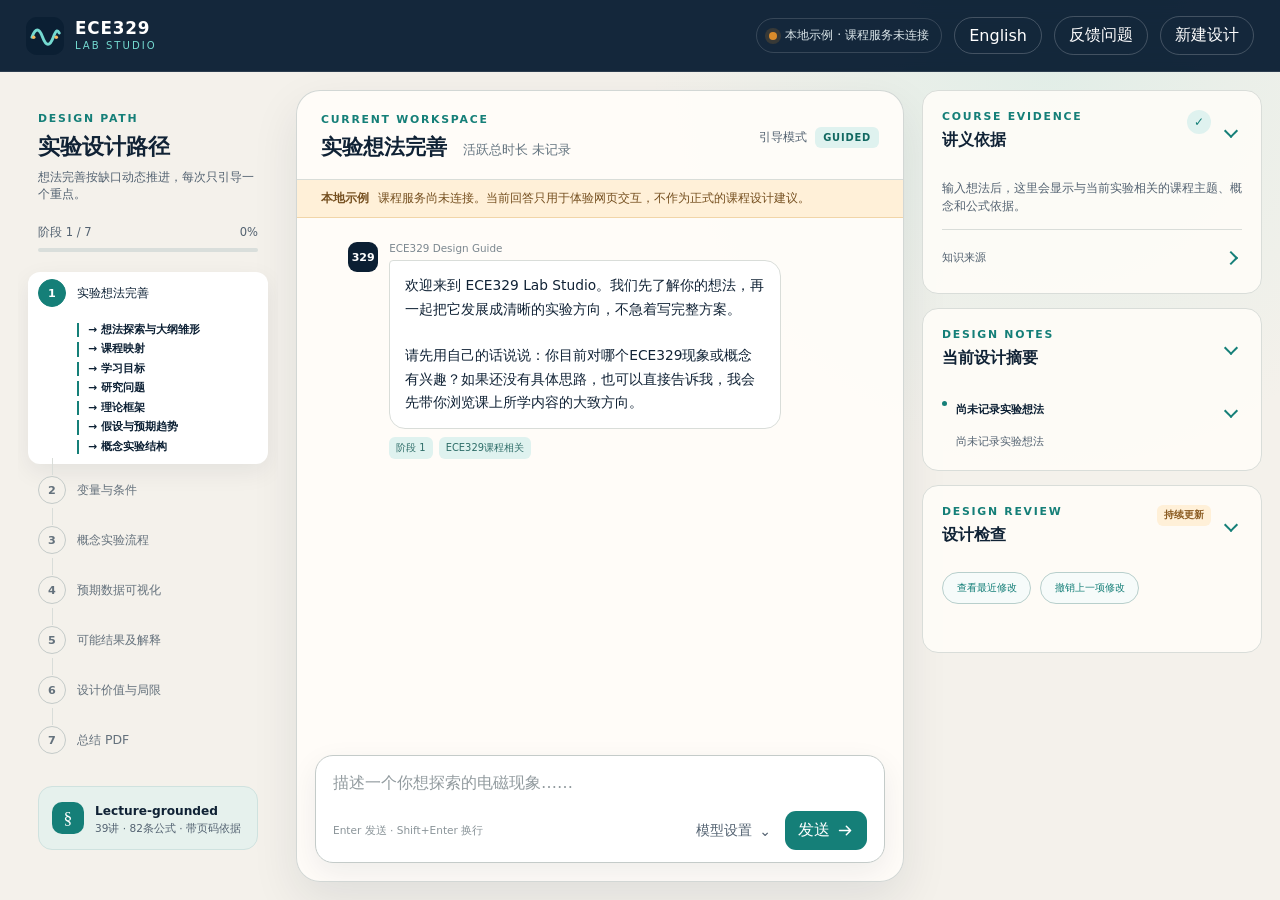
<file: docs/index.html>
<!doctype html>
<html lang="zh-CN">
  <head>
    <meta charset="utf-8">
    <meta name="viewport" content="width=device-width, initial-scale=1">
    <meta name="description" content="基于 ECE 329 lecture notes 的实验设计引导工作台。">
    <meta name="theme-color" content="#0b1f33">
    <meta name="referrer" content="no-referrer">
    <meta http-equiv="Content-Security-Policy" content="default-src 'self'; script-src 'self'; style-src 'self'; img-src 'self' data:; connect-src https: http://127.0.0.1:8080 http://localhost:8080; object-src 'none'; base-uri 'self'; form-action 'self'">
    <title>ECE329 Lab Studio</title>
    <link rel="icon" href="assets/icon.svg" type="image/svg+xml">
    <link rel="manifest" href="site.webmanifest">
    <link rel="stylesheet" href="assets/styles.css?v=20260921-english-display">
    <link rel="stylesheet" href="assets/feedback.css?v=20260921-diagnostics">
  </head>
  <body>
    <a class="skip-link" href="#chatInput">跳到消息输入框</a>

    <header class="topbar">
      <a class="brand" href="./" aria-label="ECE329 Lab Studio 首页">
        <img src="assets/icon.svg" alt="" width="36" height="36">
        <span>
          <strong>ECE329</strong>
          <small>LAB STUDIO</small>
        </span>
      </a>

      <div class="topbar-actions">
        <div id="connectionBadge" class="connection-badge" role="status">
          <span class="status-dot" aria-hidden="true"></span>
          <span>检查连接中</span>
        </div>
        <button id="languageToggle" class="ghost-button language-toggle" type="button" aria-label="Switch to English" data-i18n-ignore>English</button>
        <button id="translationRetry" class="ghost-button" type="button" hidden>Retry translation</button>
        <button id="feedbackButton" class="ghost-button" type="button">反馈问题</button>
        <button id="resetButton" class="ghost-button" type="button">新建设计</button>
      </div>
    </header>

    <main class="app-shell" data-i18n-english-only>
      <aside class="stage-sidebar" aria-label="设计阶段">
        <div class="sidebar-heading">
          <p class="eyebrow">DESIGN PATH</p>
          <h1>实验设计路径</h1>
          <p>想法完善按缺口动态推进，每次只引导一个重点。</p>
        </div>

        <div class="progress-summary" aria-live="polite">
          <span id="stageCounter">阶段 1 / 7</span>
          <span id="progressPercent">0%</span>
        </div>
        <div class="progress-track" aria-hidden="true">
          <span id="progressBar"></span>
        </div>

        <ol id="stageList" class="stage-list"></ol>

        <div class="source-mini-card">
          <span class="source-icon" aria-hidden="true">§</span>
          <div>
            <strong>Lecture-grounded</strong>
            <p>39讲 · 82条公式 · 带页码依据</p>
          </div>
        </div>
      </aside>

      <section class="conversation-panel" aria-label="与实验设计助手对话">
        <div class="conversation-header">
          <div>
            <p class="eyebrow">CURRENT WORKSPACE</p>
            <div class="workspace-title-row"><h2 id="currentStageTitle">实验想法完善 · 想法探索与大纲雏形</h2><span id="designActiveTime" class="usage-time" data-i18n-ignore></span></div>
          </div>
          <div class="mode-selector" aria-label="工作流模式">
            <span id="modeLabel">引导模式</span>
            <span class="mode-code" id="modeCode">GUIDED</span>
          </div>
        </div>

        <div id="offlineNotice" class="offline-notice" hidden>
          <strong>本地示例</strong>
          <span>课程服务尚未连接。当前回答只用于体验网页交互，不作为正式的课程设计建议。</span>
        </div>

        <div id="messageList" class="message-list" aria-live="polite" aria-label="对话记录"></div>

        <div id="quickActions" class="quick-actions" aria-label="快捷操作"></div>

        <form id="chatForm" class="composer">
          <div id="modelPopover" class="model-popover" popover="auto" role="dialog" aria-labelledby="modelPopoverTitle">
          <div class="model-popover-heading"><strong id="modelPopoverTitle">模型设置</strong><button id="closeModelPopover" type="button" aria-label="关闭模型设置">×</button></div>
          <div class="strategy-control">
            <label for="modelStrategy">模型策略</label>
            <select id="modelStrategy" disabled>
              <option value="recommended">Recommended</option><option value="fast">Fast</option>
              <option value="quality">High Quality</option><option value="custom">Custom</option>
            </select>
            <div class="strategy-options">
              <label><input id="experienceEnabled" type="checkbox" checked> 使用已审阅经验</label>
              <label><input id="adaptiveRoutingEnabled" type="checkbox"> 失败时有限升级模型</label>
            </div>
            <div class="strategy-actions">
              <button id="saveModelStrategy" type="button" class="ghost-button">保存策略</button>
              <button id="exportTelemetry" type="button" class="ghost-button">导出评测记录</button>
            </div>
            <small id="strategyStatus" role="status">默认按阶段选择模型；本地校验始终启用。</small>
            <details id="stageRoutingDetails" hidden><summary>分阶段设置</summary>
              <label for="defaultModelProfile">默认能力</label><select id="defaultModelProfile"></select>
              <button id="clearModelOverride" type="button" class="ghost-button">使用能力路由</button>
              <div id="stageRoutingRows" class="stage-routing-rows"></div>
            </details>
          </div>
          <div class="model-control">
            <label for="modelSelect">回复模型</label>
            <select id="modelSelect" aria-describedby="modelHelp" disabled><option value="">正在加载模型…</option></select>
            <button id="refreshModels" class="model-refresh" type="button">刷新列表</button>
            <small id="modelHelp">切换后从下一条消息生效。</small>
            <label for="reasoningSelect">思考强度</label>
            <select id="reasoningSelect" disabled aria-describedby="modelBudgetHelp"><option value="">跟随模型策略</option></select>
            <small id="modelBudgetHelp" aria-live="polite"></small>
          </div>
          </div>
          <label class="sr-only" for="chatInput">输入你的实验设计想法</label>
          <textarea
            id="chatInput"
            rows="1"
            maxlength="2000"
            placeholder="描述一个你想探索的电磁现象……"
            required
          ></textarea>
          <div class="composer-footer">
            <span id="inputHint">Enter 发送 · Shift+Enter 换行</span>
            <button id="currentModelButton" class="current-model-button" type="button" popovertarget="modelPopover" aria-haspopup="dialog" aria-expanded="false"><span id="currentModelName">模型设置</span><span aria-hidden="true">⌄</span></button>
            <button id="sendButton" class="send-button" type="submit">
              <span>发送</span>
              <svg viewBox="0 0 20 20" aria-hidden="true">
                <path d="M3 10h13M11 5l5 5-5 5" fill="none" stroke="currentColor" stroke-width="1.8" stroke-linecap="round" stroke-linejoin="round"/>
              </svg>
            </button>
          </div>
        </form>
      </section>

      <aside class="insight-panel" aria-label="设计依据与可视化">
        <section class="insight-card source-card">
          <div class="card-heading">
            <div>
              <p class="eyebrow">COURSE EVIDENCE</p>
              <h2>讲义依据</h2>
            </div>
            <span class="verified-mark" title="来源已固定">✓</span>
          </div>
          <div id="evidenceContent" class="evidence-content">
            <p class="empty-copy">输入想法后，这里会显示匹配的讲次、概念和公式页码。</p>
          </div>
          <details class="source-details">
            <summary>知识来源</summary>
            <dl>
              <div><dt>资料</dt><dd>ECE 329 Lecture Notes</dd></div>
              <div><dt>作者</dt><dd>Erhan Kudeki</dd></div>
              <div><dt>范围</dt><dd>324页 / 39讲</dd></div>
            </dl>
          </details>
        </section>

        <section id="unityLayoutCard" class="insight-card unity-layout-card" hidden>
          <div class="card-heading">
            <div><p class="eyebrow">UNITY LAYOUT</p><h2>Unity 位置示意图</h2></div>
          </div>
          <p class="unity-disclaimer">方法示意，非实际仿真；位置与尺寸不按比例</p>
          <div data-unity-summary class="unity-summary" aria-label="已经明确的实验内容"></div>
          <div data-unity-drawing class="unity-drawing" aria-label="Unity 组件相对位置俯视图"></div>
          <div data-unity-questions class="unity-questions"></div>
        </section>

        <section class="insight-card design-notes-card">
          <div class="card-heading">
            <div>
              <p class="eyebrow">DESIGN NOTES</p>
              <h2>当前设计摘要</h2>
            </div>
          </div>
          <ul id="designNotes" class="design-notes">
            <li>尚未记录实验想法</li>
          </ul>
        </section>

        <section id="qualityReviewCard" class="insight-card quality-review-card" hidden>
          <div class="card-heading">
            <div>
              <p class="eyebrow">DESIGN REVIEW</p>
              <h2>设计检查</h2>
            </div>
            <span id="qualityReviewStatus" class="data-label">持续更新</span>
          </div>
          <div id="qualityCausalChain" class="quality-review-block"></div>
          <div id="qualityFeasibility" class="quality-review-block"></div>
          <ul id="qualityIssueList" class="quality-issue-list"></ul>
          <details id="qualityBoundaryCases" class="quality-traceability" hidden>
            <summary>边界情形</summary>
            <div id="qualityBoundaryCasesContent"></div>
          </details>
          <details id="qualityOptionComparison" class="quality-traceability" hidden>
            <summary>方案比较</summary>
            <div id="qualityOptionComparisonContent"></div>
          </details>
          <details id="qualityTraceability" class="quality-traceability" hidden>
            <summary>已写入设计的内容</summary>
            <div id="qualityTraceabilityContent"></div>
          </details>
          <div class="version-toolbar">
            <button id="viewVersionsButton" type="button">查看最近修改</button>
            <button id="undoVersionButton" type="button">撤销上一项修改</button>
          </div>
          <div id="versionResults" class="version-results"></div>
          <div class="report-language-buttons">
            <button id="downloadGuidedSummaryButton" class="report-download-button" type="button" hidden>下载总结（中文版 PDF）</button>
            <button id="downloadGuidedSummaryEnglishButton" class="report-download-button" type="button" hidden>下载总结（英文版 PDF）</button>
          </div>
        </section>

        <section id="taskReportCard" class="insight-card task-report-card" hidden>
          <div class="card-heading">
            <div>
              <p class="eyebrow">EMVR TASK REPORT</p>
              <h2>任务报告</h2>
            </div>
            <span id="taskReportStatus" class="data-label">整理中</span>
          </div>
          <p id="taskReportIdea" class="task-report-idea"></p>
          <div id="taskReportSections" class="task-report-sections"></div>
          <div class="report-language-buttons">
            <button id="downloadReportButton" class="report-download-button" type="button" hidden>下载学生版设计报告（中文版 PDF）</button>
            <button id="downloadReportEnglishButton" class="report-download-button" type="button" hidden>下载学生版设计报告（英文版 PDF）</button>
          </div>
          <div class="report-language-buttons">
            <button id="downloadBuilderInputButton" class="report-download-button" type="button" hidden>下载Builder Gate 1 输入报告（中文版 PDF）</button>
            <button id="downloadBuilderInputEnglishButton" class="report-download-button" type="button" hidden>下载Builder Gate 1 输入报告（英文版 PDF）</button>
          </div>
        </section>
      </aside>
    </main>

    <dialog id="summaryFeedbackGate" class="feedback-dialog" aria-labelledby="summaryFeedbackTitle">
      <h2 id="summaryFeedbackTitle">下载前，请反馈本次设计体验</h2>
      <p>提交 Final review 是打开和下载总结 PDF 的前提。请评价本次设计工作流；如涉及某段对话的问题，请上传问题对话及前后文截图。反馈成功保存后即可下载，无需等待经验分析完成。</p>
      <div class="experience-actions"><button id="summaryFeedbackGo" class="ghost-button" type="button">前往反馈问题</button><button id="summaryFeedbackCancel" class="ghost-button" type="button">取消</button></div>
    </dialog>
    <dialog id="feedbackDialog" class="feedback-dialog" aria-labelledby="feedbackTitle">
      <div class="feedback-heading"><h2 id="feedbackTitle">反馈问题</h2><button id="feedbackClose" type="button" class="ghost-button">关闭</button></div>
      <p>提交后会保存反馈和当前设计的相关记录，由后台助手分析。可复用的经验经维护者审阅后，用于改进后续对话。提交反馈不会推进设计阶段。</p>
      <form id="feedbackForm" class="feedback-form">
        <label for="feedbackCategory">问题类型</label>
        <select id="feedbackCategory">
          <option value="answered_pending">重复询问已回答的问题</option>
          <option value="cross_stage_edit">跨阶段修改没有生效</option>
          <option value="meta_question">没有回应流程或状态问题</option>
          <option value="missed_requests">漏答或漏做了请求</option>
          <option value="artifact_mismatch">对话、设计或 PDF 不一致</option>
          <option value="final_review">Final review（整体体验反馈）</option>
          <option value="other" selected>其他问题</option>
        </select>
        <label for="feedbackMessage">发生了什么？你期待怎样的结果？</label>
        <label for="feedbackScope">建议适用范围（均须审阅后启用）</label>
        <select id="feedbackScope"><option value="session">本次设计</option><option value="project">本课程项目</option><option value="global" selected>通用经验候选</option></select>
        <p id="feedbackTarget"></p>
        <textarea id="feedbackMessage" rows="5" maxlength="4000" required placeholder="例如：间距已经确认过了，但助手又重复询问。"></textarea>
        <section id="feedbackImages" hidden>
          <label><input id="feedbackHasProblem" type="checkbox">反馈涉及具体对话问题（请上传问题及前后文截图）</label>
          <p>支持 JPG、PNG、WebP、GIF、BMP 等图片。每类一张，系统会压缩后提交；图片将随反馈保存供审阅。</p>
          <label for="feedbackImageProblem">问题对话截图</label><input id="feedbackImageProblem" type="file" accept="image/jpeg,image/png,image/webp,image/gif,image/bmp,image/tiff">
          <label for="feedbackImageBefore">前文截图</label><input id="feedbackImageBefore" type="file" accept="image/jpeg,image/png,image/webp,image/gif,image/bmp,image/tiff">
          <label for="feedbackImageAfter">后文截图</label><input id="feedbackImageAfter" type="file" accept="image/jpeg,image/png,image/webp,image/gif,image/bmp,image/tiff">
          <div id="feedbackImagePreviews"></div><p id="feedbackImageStatus" role="status"></p>
        </section>
        <button id="feedbackSubmit" class="send-button" type="submit">提交反馈</button>
      </form>
      <p id="feedbackStatus" role="status" aria-live="polite"></p>
      <div class="feedback-heading"><h3>本设计的反馈记录</h3><div class="feedback-history-actions"><button id="feedbackRefresh" type="button" class="ghost-button">刷新状态</button><button id="feedbackSwitch" type="button" class="ghost-button" aria-expanded="false" aria-controls="feedbackSwitchPanel">更换分析 API</button></div></div>
      <section id="feedbackSwitchPanel" class="feedback-switch-panel" hidden>
        <p>选择一条分析失败的反馈，使用所选 API 重试。仅重试这条记录，不更改对话模型，仍计入十次总额度。</p>
        <label for="feedbackRetryTicket">需要重试的反馈</label>
        <select id="feedbackRetryTicket"></select>
        <label for="feedbackRetryModel">分析 API 与模型</label>
        <select id="feedbackRetryModel"></select>
        <p id="feedbackSwitchHint" role="status"></p>
        <button id="feedbackSwitchRun" type="button" class="ghost-button" disabled>使用所选 API 重试</button>
      </section>
      <ul id="feedbackHistory" class="feedback-history"></ul>
      <a href="feedback-review.html" target="_blank" rel="noopener">维护者审阅入口</a>
    </dialog>
    <div id="toast" class="toast" role="status" aria-live="polite" hidden></div>

    <noscript>
      <div class="noscript-message">这个网页需要启用 JavaScript 才能运行对话和可视化。</div>
    </noscript>

    <script src="assets/config.js?v=20260824-unified-semantics"></script>
    <script src="assets/i18n-catalog.js?v=20261106-harness-lifecycle"></script>
    <script src="assets/i18n.js?v=20260921-bilingual-review"></script>
    <script src="assets/usage-ui.js?v=20260922-token-usage"></script>
    <script src="assets/unity-layout.js?v=20260919-layout-review"></script>
    <script src="assets/insight-folds.js?v=20260919-fold-review"></script>
    <script src="assets/app.js?v=20260921-translation-review"></script>
    <script src="assets/model-strategy.js?v=20260912-effort-budget"></script>
    <script src="assets/model-popover.js?v=20260912-effort-budget"></script>
    <script src="assets/feedback-diagnostics.js?v=20260921-check-budget"></script>
  <script src="assets/feedback-client.js?v=20260920-final-review"></script>
    <script src="assets/feedback-images.js?v=20260920-final-review"></script>
    <script src="assets/feedback-ui.js?v=20260921-diagnostics"></script>
  </body>
</html>
</file>
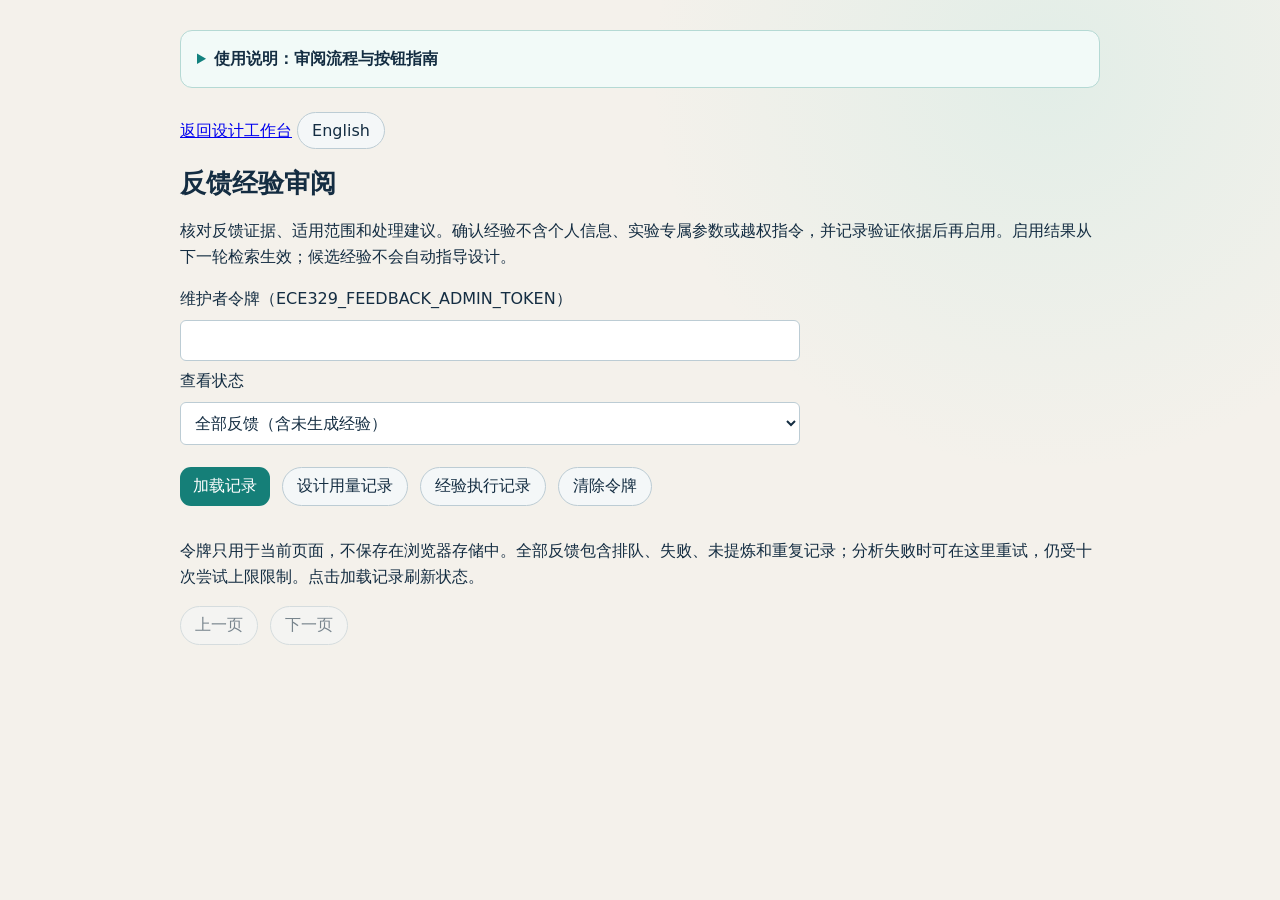
<file: docs/feedback-review.html>
<!doctype html>
<html lang="zh-CN">
<head>
  <meta charset="utf-8">
  <meta name="viewport" content="width=device-width, initial-scale=1">
  <meta name="referrer" content="no-referrer">
  <meta http-equiv="Content-Security-Policy" content="default-src 'self'; script-src 'self'; style-src 'self'; img-src 'self' data:; connect-src https: http://127.0.0.1:8080 http://localhost:8080; object-src 'none'; base-uri 'self'; form-action 'self'">
  <title>反馈经验审阅 · ECE329</title>
  <link rel="stylesheet" href="assets/styles.css?v=20260921-english-display">
  <link rel="stylesheet" href="assets/feedback.css?v=20260924-review-help">
</head>
<body>
  <main class="feedback-review">
    <details class="review-help">
      <summary>使用说明：审阅流程与按钮指南</summary>
      <div class="review-help-content">
        <p>本指南适用于 Guided 和 EMVR 的反馈与经验。点击本标题展开或收起；各证据区域可独立展开。</p>
        <h2>建议审阅流程</h2>
        <ol>
          <li>输入维护者令牌，选择“全部反馈”或经验状态，点击“加载记录”。先查看原始反馈、问题前后对话和当时的流程状态。</li>
          <li>区分原对话事实、Agent 分析和反馈提交后的提炼诊断；缺失或未验证的信息不能当作确定结论。</li>
          <li>核对经验的适用范围、模式、阶段、触发条件和例外，填写人工审阅意见；需要修改时同步编辑经验 JSON，或生成修订草案后核对差异。</li>
          <li>建议类经验提供指导；可执行规则还需核对实际执行条件并完成当前版本的隔离回放。修改规则或范围后重新验证，不能沿用旧结果。</li>
          <li>确认后点击对应的启用按钮；不采用时填写原因并点击“停止经验”。启用从下一轮检索生效，随后用“经验执行记录”核对是否适用、执行及验证通过。</li>
        </ol>
        <h2>页面与证据按钮</h2>
        <dl>
          <dt>加载记录；上一页／下一页</dt>
          <dd>按选定状态加载或刷新列表，或切换记录页。更换筛选条件后需点击“加载记录”。反馈处理状态与经验启用状态是两套独立状态。</dd>
          <dt>设计用量记录；经验执行记录</dt>
          <dd>前者查看各设计的 token、活跃时长及模型信息；后者查看检索、注入、适用判断、动作与验证，并可进入关联规则查看或停止。</dd>
          <dd>报告及 Builder 的 Harness 审查见“设计用量记录”；对话的 Harness 调用与后端校验见“经验执行记录”。部分审查会列出覆盖范围，生成完成不代表检查或审批通过。</dd>
          <dt>查看分析结果与对话证据；查看关联经验</dt>
          <dd>展开反馈证据，或进入该反馈生成的经验。对话与状态说明便于阅读，原始 JSON 用于核对完整可用字段；原对话执行诊断与经验提炼诊断分别查看。</dd>
          <dt>展开／收起；复制 JSON／下载 JSON</dt>
          <dd>独立控制对应详情区域；复制或下载该区域的原始记录。原始 JSON 不随显示语言改变，也不包含尚未保存的人工编辑。</dd>
          <dt>导出经验与上下文（JSON）</dt>
          <dd>待审阅、已启用和已停止经验均可导出；包含已保存的经验、关联反馈、可用上下文和审阅记录，不包含未保存草稿。</dd>
          <dt>重试分析</dt>
          <dd>对允许重试的失败反馈再次提炼经验，可能调用模型；仍受总共十次分析尝试上限限制。重试提炼不代表修复了原对话。</dd>
          <dt>返回设计工作台；English／中文；Retry translation</dt>
          <dd>返回工作台；切换显示语言；在翻译失败时手动重试。显示翻译不会修改原始证据、经验 JSON 或人工填写的内容。</dd>
          <dt>清除令牌</dt>
          <dd>清除当前页面的令牌、记录和审阅草稿。令牌不会保存在浏览器存储中；操作前请处理未保存的修改。</dd>
        </dl>
        <h2>人工审阅与启用</h2>
        <p>三个输入框依次记录原不当内容、人工修改后的正确内容、处理意见。前两项由维护者成对填写，可涉及多个字段；无需修改时两项均留空。处理意见必填，例如“总结没问题，批准加入经验层。”；最终操作以实际点击的按钮为准。</p>
        <p>填写修正意见不会自动改写经验 JSON。请同步修改经验内容，或使用修订草案流程。适用范围控制本次设计、本课程项目或通用经验；modes、stages 等字段仍需与实际用途一致。</p>
        <dl>
          <dt>启用经验；批准修订并启用；重新启用</dt>
          <dd>分别用于待审阅、已启用和已停止记录。提交当前 JSON、范围和审阅意见，通过校验后保存并启用新版本；可执行规则还需满足验证及条件确认要求。</dd>
          <dt>停止经验</dt>
          <dd>填写停止原因后使经验不再参与后续检索，保留内容和历史记录；以后可修改并重新启用。停止不会撤销已发生的设计修改。</dd>
          <dt>已核对新版本，继续使用草稿</dt>
          <dd>记录被其他审阅者更新时，先核对新版本和证据，再确认继续编辑保留的草稿；此按钮本身不批准、不启用。</dd>
        </dl>
        <h2>规则草案、配置与验证按钮</h2>
        <p>Harness 诊断并生成修订草案：读取脱敏证据、生成草案并检查隔离回放；不自动批准，也不代表真实模型语义评测通过。受模型调用、token、时间和版本次数上限限制。</p>
        <dl>
          <dt>根据审阅意见生成修订草案</dt>
          <dd>根据当前经验和三项人工意见调用模型生成草案，展示修改前后差异。核对并编辑草案后再填入 JSON；生成不等于批准，不改变当前生效版本。</dd>
          <dt>从当前 JSON 载入结构化设置；根据结构化设置生成草案</dt>
          <dd>先将 JSON 中的条件载入配置表单，再按调整后的待办类型、重复次数等设置生成草案。未支持的动作或未转换的文字限制不能被忽略，需要代码维护或保留为建议类经验。</dd>
          <dt>将草案填入 JSON；确认用草案替换当前 JSON</dt>
          <dd>前者将核对后的草案放入主编辑器，仍未保存或批准。若与手动修改冲突，先合并，或明确选择后者覆盖当前 JSON；填写后需重新验证。</dd>
          <dt>隔离回放当前 JSON</dt>
          <dd>检查当前规则的执行器行为、正反例及范围覆盖，不修改真实设计。模拟回放通过不代表真实模型识别通过；历史快照不足时会标明无法完整回放。</dd>
          <dt>运行真实模型语义评测及隔离流程回放</dt>
          <dd>明确点击后才调用真实模型，可能产生 API 费用。每个来源版本最多三次，每次最多一个请求、8192 输出 token，不自动重试；执行器、语义及完整流程结果分别查看。</dd>
          <dt>从历史版本生成恢复草案</dt>
          <dd>选择历史版本生成待核对草案，填入 JSON 后重新验证和批准；不会直接恢复生效，也不会撤销已发生的用户设计修改。</dd>
        </dl>
        <p>批准前勾选实际执行条件确认项，核对没有遗漏文字限制。“已批准”“已注入”“模型声称采用”和“程序验证通过”不是同一结果；以各环节的记录为准。</p>
        <h2>草稿与数据保留</h2>
        <p>当前页面内点击“加载记录”、展开收起或切换语言会保留审阅草稿。浏览器刷新、关闭页面、离开本页或清除令牌后不能保证保留，请先完成审阅或自行保存草稿。导出按钮只导出已保存记录。</p>
      </div>
    </details>
    <a href="./">返回设计工作台</a>
    <button id="languageToggle" class="ghost-button" type="button" data-i18n-ignore>English</button>
    <button id="translationRetry" class="ghost-button" type="button" hidden>Retry translation</button>
    <h1>反馈经验审阅</h1>
    <p>核对反馈证据、适用范围和处理建议。确认经验不含个人信息、实验专属参数或越权指令，并记录验证依据后再启用。启用结果从下一轮检索生效；候选经验不会自动指导设计。</p>
    <form id="reviewLogin" class="feedback-form">
      <label for="reviewToken">维护者令牌（ECE329_FEEDBACK_ADMIN_TOKEN）</label>
      <input id="reviewToken" type="password" autocomplete="off" required>
      <label for="reviewFilter">查看状态</label>
      <select id="reviewFilter"><optgroup label="反馈处理状态"><option value="feedback:all">全部反馈（含未生成经验）</option><option value="feedback:queued">等待分析的反馈</option><option value="feedback:running">分析中的反馈</option><option value="feedback:failed">分析失败的反馈</option><option value="feedback:no_learning">未提炼经验的反馈</option><option value="feedback:duplicate">重复经验的反馈</option><option value="feedback:candidate">已生成经验的反馈</option></optgroup><optgroup label="经验状态"><option value="candidate">待审阅</option><option value="active">已启用</option><option value="stopped">已停止</option></optgroup></select>
      <div class="experience-actions"><button type="submit" class="send-button">加载记录</button><button id="reviewUsage" type="button" class="ghost-button">设计用量记录</button><button id="reviewExecutions" type="button" class="ghost-button">经验执行记录</button><button id="reviewLogout" type="button" class="ghost-button">清除令牌</button></div>
    </form>
    <p>令牌只用于当前页面，不保存在浏览器存储中。全部反馈包含排队、失败、未提炼和重复记录；分析失败时可在这里重试，仍受十次尝试上限限制。点击加载记录刷新状态。</p>
    <p id="reviewStatus" role="status" aria-live="polite"></p>
    <section id="reviewCards" aria-label="经验及证据"></section>
    <div class="experience-actions"><button id="reviewPrevious" type="button" class="ghost-button" disabled>上一页</button><button id="reviewNext" type="button" class="ghost-button" disabled>下一页</button></div>
  </main>
  <script src="assets/config.js?v=20260824-unified-semantics"></script>
  <script src="assets/i18n-catalog.js?v=20261106-harness-lifecycle"></script>
  <script src="assets/i18n.js?v=20260921-bilingual-review"></script>
  <script src="assets/usage-ui.js?v=20261106-harness-audit"></script>
  <script src="assets/feedback-diagnostics.js?v=20260921-check-budget"></script>
  <script src="assets/review-evidence.js?v=20260922-dialogue-execution"></script>
  <script src="assets/experience-authoring.js?v=20261106-harness-audit"></script>
  <script src="assets/feedback-review.js?v=20261106-harness-lifecycle"></script>
</body>
</html>
</file>
<file: docs/assets/styles.css>
.translation-status {
  display: flex;
  align-items: center;
  gap: 16px;
  margin: 0;
  padding: 8px 20px;
  background: #fff4d6;
  color: #183346;
  overflow-wrap: anywhere;
}
.translation-status[hidden] { display: none; }
.translation-status > span { flex: 1; min-width: 0; }
.translation-status > button {
  flex: 0 0 36px;
  width: 36px;
  height: 36px;
  padding: 0;
  margin-left: auto;
  border: 0;
  border-radius: 6px;
  background: transparent;
  color: inherit;
  font-size: 26px;
  cursor: pointer;
}
.translation-status > button:hover { background: #eee0bd; }
.translation-status > button:focus-visible { outline: 2px solid currentColor; }

:root {
  color-scheme: light;
  --ink: #102235;
  --ink-soft: #536271;
  --navy: #0b1f33;
  --navy-raised: #132c44;
  --paper: #f4f1eb;
  --panel: #fffdf9;
  --line: #d9ddd9;
  --line-strong: #c4cbc9;
  --teal: #157f78;
  --teal-soft: #dff2ef;
  --aqua: #74d9d0;
  --amber: #d98b2b;
  --amber-soft: #fff0d8;
  --danger: #a04444;
  --shadow: 0 18px 48px rgb(11 31 51 / 9%);
  --radius-lg: 24px;
  --radius-md: 16px;
  --radius-sm: 10px;
  font-family: Inter, ui-sans-serif, system-ui, -apple-system, BlinkMacSystemFont, "Segoe UI", "Microsoft YaHei", sans-serif;
}

* {
  box-sizing: border-box;
}

html {
  min-width: 320px;
  overflow-x: hidden;
  background: var(--paper);
}

body {
  min-height: 100vh;
  margin: 0;
  overflow-x: hidden;
  color: var(--ink);
  background:
    radial-gradient(circle at 82% 8%, rgb(116 217 208 / 14%), transparent 25rem),
    var(--paper);
}

button,
textarea,
input {
  font: inherit;
}

button {
  color: inherit;
}

button:focus-visible,
textarea:focus-visible,
input:focus-visible,
summary:focus-visible,
a:focus-visible {
  outline: 3px solid rgb(21 127 120 / 30%);
  outline-offset: 3px;
}

.skip-link {
  position: fixed;
  z-index: 100;
  top: 8px;
  left: 8px;
  padding: 10px 14px;
  border-radius: 8px;
  color: white;
  background: var(--navy);
  transform: translateY(-150%);
}

.skip-link:focus {
  transform: translateY(0);
}

.sr-only {
  position: absolute;
  width: 1px;
  height: 1px;
  padding: 0;
  margin: -1px;
  overflow: hidden;
  clip: rect(0, 0, 0, 0);
  white-space: nowrap;
  border: 0;
}

.topbar {
  position: sticky;
  z-index: 20;
  top: 0;
  display: flex;
  min-height: 72px;
  align-items: center;
  justify-content: space-between;
  padding: 0 26px;
  color: white;
  background: rgb(11 31 51 / 96%);
  border-bottom: 1px solid rgb(255 255 255 / 10%);
  backdrop-filter: blur(14px);
}

.brand {
  display: inline-flex;
  align-items: center;
  gap: 11px;
  color: inherit;
  text-decoration: none;
}

.brand img {
  width: 38px;
  height: 38px;
}

.brand span {
  display: grid;
  line-height: 1;
}

.brand strong {
  font-size: 1.05rem;
  letter-spacing: 0.05em;
}

.brand small {
  margin-top: 4px;
  color: var(--aqua);
  font-size: 0.63rem;
  letter-spacing: 0.2em;
}

.topbar-actions {
  display: flex;
  align-items: center;
  gap: 12px;
}

.connection-badge {
  display: inline-flex;
  align-items: center;
  gap: 8px;
  padding: 8px 12px;
  border: 1px solid rgb(255 255 255 / 15%);
  border-radius: 999px;
  color: #dce7eb;
  font-size: 0.78rem;
}

.status-dot {
  width: 8px;
  height: 8px;
  border-radius: 50%;
  background: #a8b1b8;
  box-shadow: 0 0 0 4px rgb(168 177 184 / 12%);
}

.connection-badge.demo .status-dot {
  background: var(--amber);
  box-shadow: 0 0 0 4px rgb(217 139 43 / 18%);
}

.connection-badge.online .status-dot {
  background: #64d69f;
  box-shadow: 0 0 0 4px rgb(100 214 159 / 16%);
}

.connection-badge.error .status-dot {
  background: #e87b7b;
  box-shadow: 0 0 0 4px rgb(232 123 123 / 16%);
}

.ghost-button {
  padding: 8px 14px;
  border: 1px solid rgb(255 255 255 / 20%);
  border-radius: 999px;
  color: white;
  background: transparent;
  cursor: pointer;
}

.ghost-button:hover {
  background: rgb(255 255 255 / 8%);
}

.model-control { display: grid; grid-template-columns: auto minmax(0, 1fr) auto; align-items: center; gap: 10px 12px; padding: 14px var(--composer-inset) 0; margin-bottom: 2px; font-size: 14px; }
.model-control > label { font-weight: 600; white-space: nowrap; }
.model-control select { width: 100%; min-width: 0; max-width: none; min-height: 40px; padding: 8px 10px; border: 1px solid var(--line-strong); border-radius: 10px; color: var(--ink); background: white; font: inherit; }
.model-control small { grid-column: 1 / -1; color: var(--ink-soft); font-size: 13px; line-height: 1.5; }
.model-refresh { min-height: 40px; padding: 8px 12px; border: 1px solid var(--line-strong); border-radius: 10px; background: #f7faf9; color: var(--ink-soft); cursor: pointer; font-size: 13px; white-space: nowrap; }
.model-control select:focus-visible { outline: 3px solid rgb(21 127 120 / 30%); outline-offset: 2px; }

.app-shell {
  display: grid;
  min-height: calc(100vh - 72px);
  grid-template-columns: 260px minmax(420px, 1fr) 340px;
  gap: 18px;
  padding: 18px;
}

.stage-sidebar,
.conversation-panel,
.insight-panel {
  min-width: 0;
}

.stage-sidebar {
  position: sticky;
  top: 90px;
  align-self: start;
  max-height: calc(100vh - 108px);
  padding: 22px 10px 12px;
  overflow: auto;
}

.sidebar-heading {
  padding: 0 10px;
}

.eyebrow {
  margin: 0 0 7px;
  color: var(--teal);
  font-size: 0.68rem;
  font-weight: 750;
  letter-spacing: 0.16em;
}

.sidebar-heading h1,
.card-heading h2,
.conversation-header h2 {
  margin: 0;
  font-family: Georgia, "Noto Serif SC", serif;
  font-weight: 600;
}

.sidebar-heading h1 {
  font-size: 1.35rem;
}

.sidebar-heading > p:last-child {
  margin: 8px 0 0;
  color: var(--ink-soft);
  font-size: 0.78rem;
}

.progress-summary {
  display: flex;
  justify-content: space-between;
  margin: 22px 10px 8px;
  color: var(--ink-soft);
  font-size: 0.72rem;
}

.progress-track {
  height: 4px;
  margin: 0 10px 20px;
  overflow: hidden;
  border-radius: 999px;
  background: #d9dedb;
}

.progress-track span {
  display: block;
  width: 0;
  height: 100%;
  border-radius: inherit;
  background: var(--teal);
  transition: width 300ms ease;
}

.stage-list {
  display: grid;
  gap: 2px;
  padding: 0;
  margin: 0;
  list-style: none;
}

.stage-item {
  position: relative;
  display: grid;
  grid-template-columns: 30px 1fr;
  gap: 9px;
  align-items: center;
  min-height: 48px;
  padding: 7px 10px;
  border-radius: 12px;
  color: #64717c;
}

.stage-item::before {
  position: absolute;
  top: -8px;
  bottom: calc(50% + 15px);
  left: 24px;
  width: 1px;
  content: "";
  background: var(--line);
}

.stage-item:first-child::before {
  display: none;
}

.stage-number {
  position: relative;
  z-index: 1;
  display: grid;
  width: 28px;
  height: 28px;
  place-items: center;
  border: 1px solid var(--line-strong);
  border-radius: 50%;
  background: var(--paper);
  font-size: 0.7rem;
  font-weight: 700;
}

.stage-label {
  font-size: 0.78rem;
  line-height: 1.35;
}

.stage-substeps {
  display: grid;
  grid-column: 2;
  gap: 5px;
  padding: 7px 0 3px;
  margin: 0;
  list-style: none;
}

.stage-substep {
  padding-left: 9px;
  border-left: 2px solid var(--line);
  color: #7b8790;
  font-size: 0.67rem;
  line-height: 1.35;
}

.stage-substep.complete {
  color: var(--teal);
}

.stage-substep.missing {
  color: #8a6a38;
}

.stage-substep.current {
  color: var(--navy);
  border-left-color: var(--teal);
  font-weight: 700;
}

.stage-item.current {
  color: var(--navy);
  background: white;
  box-shadow: 0 8px 25px rgb(11 31 51 / 7%);
}

.stage-item.current .stage-number {
  color: white;
  border-color: var(--teal);
  background: var(--teal);
}

.stage-item.complete .stage-number {
  color: var(--teal);
  border-color: var(--teal);
  background: var(--teal-soft);
}

.source-mini-card {
  display: flex;
  align-items: center;
  gap: 11px;
  padding: 13px;
  margin: 22px 10px 4px;
  border: 1px solid #cfe2df;
  border-radius: 14px;
  background: rgb(223 242 239 / 62%);
}

.source-icon {
  display: grid;
  width: 32px;
  height: 32px;
  flex: 0 0 auto;
  place-items: center;
  border-radius: 10px;
  color: white;
  background: var(--teal);
  font-family: Georgia, serif;
  font-size: 1.1rem;
}

.source-mini-card strong {
  font-size: 0.76rem;
}

.source-mini-card p {
  margin: 3px 0 0;
  color: var(--ink-soft);
  font-size: 0.66rem;
}

.conversation-panel {
  display: grid;
  min-height: calc(100vh - 108px);
  max-height: calc(100vh - 108px);
  grid-template-rows: auto auto 1fr auto auto;
  overflow: hidden;
  border: 1px solid rgb(203 209 207 / 85%);
  border-radius: var(--radius-lg);
  background: rgb(255 253 249 / 93%);
  box-shadow: var(--shadow);
}

.conversation-header,
.offline-notice,
.message-list,
.quick-actions,
.composer {
  min-width: 0;
}

.conversation-header {
  grid-row: 1;
  display: flex;
  align-items: center;
  justify-content: space-between;
  gap: 16px;
  padding: 22px 24px 18px;
  border-bottom: 1px solid var(--line);
}

.conversation-header h2 {
  font-size: 1.3rem;
}

.mode-selector {
  display: flex;
  align-items: center;
  gap: 8px;
  color: var(--ink-soft);
  font-size: 0.72rem;
}

.mode-code {
  padding: 5px 8px;
  border-radius: 6px;
  color: #126861;
  background: var(--teal-soft);
  font-size: 0.62rem;
  font-weight: 800;
  letter-spacing: 0.08em;
}

.offline-notice {
  grid-row: 2;
  display: flex;
  gap: 9px;
  padding: 10px 24px;
  color: #754f1f;
  background: var(--amber-soft);
  border-bottom: 1px solid #f1d5a8;
  font-size: 0.72rem;
  line-height: 1.5;
}

.offline-notice[hidden] {
  display: none;
}

.offline-notice strong {
  flex: 0 0 auto;
}

.message-list {
  grid-row: 3;
  min-height: 0;
  padding: 24px clamp(18px, 4vw, 54px);
  overflow-y: auto;
  overscroll-behavior: contain;
}

.message {
  display: flex;
  align-items: flex-start;
  gap: 11px;
  max-width: 86%;
  margin-bottom: 22px;
  animation: message-in 220ms ease both;
}

@keyframes message-in {
  from { opacity: 0; transform: translateY(7px); }
  to { opacity: 1; transform: translateY(0); }
}

.message.user {
  margin-left: auto;
  flex-direction: row-reverse;
}

.avatar {
  display: grid;
  width: 30px;
  height: 30px;
  flex: 0 0 auto;
  place-items: center;
  border-radius: 9px;
  color: white;
  background: var(--navy);
  font-size: 0.69rem;
  font-weight: 800;
}

.message.user .avatar {
  color: var(--navy);
  background: #e3e7e7;
}

.message-content {
  min-width: 0;
}

.message-meta {
  margin: 0 0 6px;
  color: #7b878f;
  font-size: 0.65rem;
}

.message.user .message-meta {
  text-align: right;
}

.message-bubble {
  padding: 13px 15px;
  border: 1px solid var(--line);
  border-radius: 4px 16px 16px;
  background: white;
  font-size: 0.86rem;
  line-height: 1.7;
  white-space: pre-wrap;
}

.message.user .message-bubble {
  color: white;
  border-color: var(--navy-raised);
  border-radius: 16px 4px 16px 16px;
  background: var(--navy-raised);
}

.message-tags {
  display: flex;
  flex-wrap: wrap;
  gap: 6px;
  margin-top: 8px;
}

.message-tag {
  padding: 4px 7px;
  border-radius: 6px;
  color: #2e6d68;
  background: var(--teal-soft);
  font-size: 0.62rem;
}

.typing-bubble {
  display: inline-flex;
  gap: 5px;
  align-items: center;
  min-height: 46px;
}

.typing-bubble span {
  width: 6px;
  height: 6px;
  border-radius: 50%;
  background: #849097;
  animation: typing 1s infinite ease-in-out;
}

.typing-bubble span:nth-child(2) { animation-delay: 120ms; }
.typing-bubble span:nth-child(3) { animation-delay: 240ms; }

@keyframes typing {
  0%, 60%, 100% { transform: translateY(0); opacity: 0.45; }
  30% { transform: translateY(-4px); opacity: 1; }
}

.quick-actions {
  grid-row: 4;
  display: flex;
  gap: 8px;
  padding: 0 24px 12px;
  overflow-x: auto;
}

.quick-action {
  flex: 0 0 auto;
  padding: 8px 11px;
  border: 1px solid #bdd5d2;
  border-radius: 999px;
  color: #176b65;
  background: #f6fffd;
  font-size: 0.71rem;
  cursor: pointer;
}

.quick-action:hover {
  border-color: var(--teal);
  background: var(--teal-soft);
}

.composer {
  grid-row: 5;
  --composer-inset: 17px;
  margin: 0 18px 18px;
  overflow: hidden;
  border: 1px solid var(--line-strong);
  border-radius: 18px;
  background: white;
  box-shadow: 0 10px 30px rgb(11 31 51 / 7%);
  transition: border-color 160ms ease, box-shadow 160ms ease;
}

.composer:focus-within {
  border-color: var(--teal);
  box-shadow: 0 0 0 3px rgb(21 127 120 / 10%), 0 12px 32px rgb(11 31 51 / 8%);
}

.composer textarea {
  display: block;
  width: 100%;
  max-height: 150px;
  padding: 15px var(--composer-inset) 8px;
  resize: none;
  border: 0;
  outline: 0;
  color: var(--ink);
  background: transparent;
  line-height: 1.55;
}

.composer textarea::placeholder {
  color: #929b9f;
}

.composer-footer {
  display: flex;
  align-items: center;
  justify-content: space-between;
  gap: 12px;
  padding: 7px var(--composer-inset) 12px;
}

.composer-footer > span {
  color: #8a9499;
  font-size: 0.66rem;
}

.send-button {
  display: inline-flex;
  align-items: center;
  gap: 7px;
  padding: 9px 13px;
  border: 0;
  border-radius: 11px;
  color: white;
  background: var(--teal);
  cursor: pointer;
}

.send-button:hover {
  background: #116d67;
}

.send-button:disabled {
  cursor: wait;
  opacity: 0.6;
}

.send-button svg {
  width: 17px;
  height: 17px;
}

.insight-panel {
  display: grid;
  align-content: start;
  gap: 14px;
  max-height: calc(100vh - 108px);
  overflow-y: auto;
}

.insight-card {
  padding: 19px;
  border: 1px solid var(--line);
  border-radius: var(--radius-md);
  background: rgb(255 253 249 / 88%);
}

/* Native disclosures preserve keyboard and screen-reader expanded state. */
.insight-fold > summary,
.insight-field-toggle {
  display: flex;
  align-items: center;
  justify-content: space-between;
  gap: 12px;
  min-height: 32px;
  list-style: none;
  cursor: pointer;
  overflow-wrap: anywhere;
}
.insight-fold > summary::-webkit-details-marker { display: none; }
.insight-fold > summary::after,
.insight-field-toggle::after {
  content: '';
  width: 8px;
  height: 8px;
  flex: 0 0 8px;
  margin: 0 6px 0 3px;
  border-right: 2px solid var(--teal);
  border-bottom: 2px solid var(--teal);
  transform: rotate(-45deg);
}
.insight-fold[open] > summary::after,
.insight-field-toggle[aria-expanded="true"]::after { transform: rotate(45deg); }
.insight-fold > summary:focus-visible,
.insight-field-toggle:focus-visible { outline: 2px solid var(--teal); outline-offset: 4px; border-radius: 4px; }
.insight-card-fold > summary > .card-heading { flex: 1; min-width: 0; }
.insight-card-fold > .insight-fold-body { padding-top: 12px; }
.insight-section-fold > summary { color: var(--navy); font-size: .88rem; font-weight: 650; }
.insight-section-fold > summary > * { margin: 0; min-width: 0; }
.insight-section-fold > summary h3 { margin: 0; }
.insight-section-fold > .insight-fold-body { padding-top: 7px; }
.unity-summary > .insight-section-fold { margin-top: 12px; }
.unity-drawing > .insight-section-fold > summary h3 { font-size: .9rem; }
.quality-review-card > .insight-card-fold > .insight-fold-body { display: grid; gap: .9rem; }
.design-notes .insight-section-fold > summary,
.quality-issue-list .insight-section-fold > summary { font-size: inherit; }
.insight-fold-body { min-width: 0; overflow-wrap: anywhere; }
.insight-field-toggle { padding: 0; border: 0; width: 100%; background: none; color: inherit; font: inherit; text-align: left; }

.card-heading {
  display: flex;
  align-items: flex-start;
  justify-content: space-between;
  gap: 12px;
}

.card-heading h2 {
  font-size: 1rem;
}

.verified-mark {
  display: grid;
  width: 24px;
  height: 24px;
  place-items: center;
  border-radius: 50%;
  color: var(--teal);
  background: var(--teal-soft);
  font-size: 0.75rem;
  font-weight: 800;
}

.evidence-content {
  margin-top: 16px;
}

.empty-copy,
.chart-description {
  margin: 0;
  color: var(--ink-soft);
  font-size: 0.72rem;
  line-height: 1.6;
}

.evidence-item {
  padding: 11px 0;
  border-bottom: 1px solid var(--line);
}

.evidence-item:last-child {
  border-bottom: 0;
}

.evidence-kicker {
  display: flex;
  align-items: center;
  justify-content: space-between;
  gap: 8px;
  color: var(--teal);
  font-size: 0.63rem;
  font-weight: 750;
  letter-spacing: 0.06em;
}

.evidence-item strong {
  display: block;
  margin-top: 5px;
  font-size: 0.78rem;
  line-height: 1.45;
}

.evidence-item p {
  margin: 5px 0 0;
  color: var(--ink-soft);
  font-size: 0.69rem;
  line-height: 1.55;
}

.source-details {
  margin-top: 13px;
  padding-top: 12px;
  border-top: 1px solid var(--line);
}

.source-details summary {
  color: var(--ink-soft);
  font-size: 0.7rem;
  cursor: pointer;
}

.source-details dl {
  margin: 11px 0 0;
}

.source-details dl > div {
  display: flex;
  justify-content: space-between;
  gap: 12px;
  margin-top: 6px;
  font-size: 0.67rem;
}

.source-details dt {
  color: #7d888e;
}

.source-details dd {
  margin: 0;
  text-align: right;
}

.data-label {
  padding: 4px 7px;
  border-radius: 6px;
  color: #8a5a20;
  background: var(--amber-soft);
  font-size: 0.6rem;
  font-weight: 700;
}

.chart-wrap {
  position: relative;
  height: 185px;
  margin: 15px -4px 2px;
}

.chart-wrap canvas {
  display: block;
  width: 100%;
  height: 100%;
}

.chart-legend {
  position: absolute;
  top: 6px;
  right: 5px;
  display: flex;
  align-items: center;
  gap: 5px;
  color: var(--ink-soft);
  font-size: 0.6rem;
}

.chart-legend span {
  width: 13px;
  height: 2px;
  background: var(--teal);
}

.chart-legend span:last-child {
  width: auto;
  height: auto;
  background: transparent;
}

.slider-control {
  display: grid;
  gap: 8px;
  margin-top: 9px;
}

.slider-control > span {
  display: flex;
  justify-content: space-between;
  color: var(--ink-soft);
  font-size: 0.68rem;
}

.slider-control output {
  color: var(--teal);
  font-variant-numeric: tabular-nums;
  font-weight: 750;
}

.slider-control input {
  width: 100%;
  accent-color: var(--teal);
}

.slider-control input:disabled {
  cursor: not-allowed;
  opacity: 0.45;
}

.chart-description {
  margin-top: 10px;
}

.design-notes {
  display: grid;
  gap: 8px;
  padding: 0;
  margin: 14px 0 0;
  list-style: none;
}

.design-notes li {
  position: relative;
  padding-left: 14px;
  color: var(--ink-soft);
  font-size: 0.7rem;
  line-height: 1.5;
}

.design-notes li::before {
  position: absolute;
  top: 0.58em;
  left: 0;
  width: 5px;
  height: 5px;
  border-radius: 50%;
  content: "";
  background: var(--teal);
}

.task-report-idea {
  margin: 14px 0 10px;
  color: var(--ink-soft);
  font-size: 0.7rem;
  line-height: 1.55;
}

.task-report-sections {
  display: grid;
  gap: 7px;
}

.task-report-section {
  border: 1px solid var(--line);
  border-radius: 10px;
  background: rgb(239 248 246 / 55%);
}

.task-report-section summary {
  padding: 9px 10px;
  color: var(--navy);
  font-size: 0.69rem;
  font-weight: 750;
  cursor: pointer;
}

.task-report-section dl {
  display: grid;
  gap: 7px;
  padding: 0 10px 10px;
  margin: 0;
}

.task-report-section dl > div {
  display: grid;
  gap: 2px;
}

.task-report-section dt {
  color: var(--teal);
  font-size: 0.61rem;
  font-weight: 750;
}

.task-report-section dd {
  margin: 0;
  color: var(--ink-soft);
  font-size: 0.66rem;
  line-height: 1.5;
  white-space: pre-line;
}

.report-download-button {
  width: 100%;
  margin-top: 12px;
  padding: 10px 12px;
  border: 0;
  border-radius: 10px;
  color: white;
  background: var(--teal);
  font: inherit;
  font-size: 0.7rem;
  font-weight: 750;
  cursor: pointer;
}

.report-download-button:disabled {
  cursor: wait;
  opacity: 0.62;
}

.quality-review-card {
  display: grid;
  gap: 0.9rem;
}

.quality-review-block {
  border-left: 3px solid var(--teal);
  padding-left: 0.8rem;
  color: var(--ink-soft);
  font-size: 0.68rem;
  line-height: 1.6;
}

.quality-review-block:empty {
  display: none;
}

.quality-review-block strong {
  display: block;
  color: var(--navy);
  margin-bottom: 0.2rem;
}

.quality-issue-list {
  display: grid;
  gap: 0.65rem;
  margin: 0;
  padding: 0;
  list-style: none;
}

.quality-issue-list li {
  border-radius: 12px;
  background: #f4f8f7;
  padding: 0.75rem 0.85rem;
  color: var(--ink-soft);
  font-size: 0.66rem;
  line-height: 1.55;
}

.quality-issue-list li.major {
  background: #fff4df;
  color: #76501e;
}

.quality-traceability summary {
  cursor: pointer;
  color: var(--teal);
  font-size: 0.68rem;
  font-weight: 700;
}

.quality-traceability p,
.version-results p {
  margin: 0.55rem 0 0;
  color: var(--ink-soft);
  font-size: 0.64rem;
  line-height: 1.5;
}

.quality-option-item {
  margin-top: 0.65rem;
  padding: 0.7rem 0.8rem;
  border: 1px solid rgba(13, 126, 120, 0.16);
  border-radius: 12px;
  background: rgba(237, 249, 247, 0.55);
}

.quality-option-item p {
  margin-top: 0.35rem;
}

.version-toolbar {
  display: flex;
  flex-wrap: wrap;
  gap: 0.55rem;
}

.version-toolbar button,
.version-results button {
  border: 1px solid #b8cfcc;
  border-radius: 999px;
  background: #f6fbfa;
  color: var(--teal);
  cursor: pointer;
  padding: 0.5rem 0.85rem;
  font: inherit;
  font-size: 0.62rem;
}

.version-results {
  display: grid;
  gap: 0.55rem;
}

.version-result-item {
  border-top: 1px solid #d8e3e1;
  padding-top: 0.55rem;
}

.version-result-actions {
  display: flex;
  flex-wrap: wrap;
  gap: 0.4rem;
  margin-top: 0.4rem;
}

.toast {
  position: fixed;
  z-index: 50;
  right: 20px;
  bottom: 20px;
  max-width: min(360px, calc(100vw - 40px));
  padding: 12px 15px;
  border-radius: 12px;
  color: white;
  background: var(--navy);
  box-shadow: 0 12px 30px rgb(11 31 51 / 25%);
  font-size: 0.76rem;
}

.noscript-message {
  position: fixed;
  z-index: 100;
  right: 20px;
  bottom: 20px;
  padding: 14px;
  color: white;
  background: var(--danger);
}

@media (max-width: 1180px) {
  .app-shell {
    grid-template-columns: 230px minmax(420px, 1fr);
  }

  .insight-panel {
    grid-column: 1 / -1;
    grid-template-columns: repeat(3, 1fr);
    max-height: none;
    overflow: visible;
  }

  .conversation-panel {
    min-height: calc(100vh - 108px);
  }
}

@media (max-width: 780px) {
  .topbar {
    padding: 0 14px;
  }

  .connection-badge {
    display: none;
  }

  .topbar-actions {
    gap: 6px;
  }

  .ghost-button {
    padding: 7px 10px;
    font-size: 0.72rem;
  }

  .app-shell {
    display: block;
    padding: 10px;
  }

  .stage-sidebar {
    position: static;
    max-height: none;
    padding: 12px 4px 8px;
  }

  .sidebar-heading,
  .source-mini-card,
  .stage-label,
  .stage-substeps,
  .stage-item::before {
    display: none;
  }

  .progress-summary {
    margin-top: 4px;
  }

  .progress-track {
    margin-bottom: 11px;
  }

  .stage-list {
    display: flex;
    padding: 2px 8px 10px;
    overflow-x: auto;
  }

  .stage-item {
    display: block;
    min-height: auto;
    padding: 2px;
    background: transparent !important;
    box-shadow: none !important;
  }

  .conversation-panel {
    min-height: calc(100vh - 190px);
    max-height: calc(100vh - 116px);
    border-radius: 19px;
  }

  .conversation-header {
    padding: 17px;
  }

  .conversation-header > div:first-child {
    min-width: 0;
  }

  .conversation-header h2 {
    font-size: 1.08rem;
  }

  .mode-selector > span:first-child {
    display: none;
  }

  .offline-notice {
    padding: 9px 17px;
  }

  .offline-notice span {
    overflow: hidden;
    white-space: nowrap;
    text-overflow: ellipsis;
  }

  .message-list {
    padding: 19px 15px;
  }

  .message {
    width: 100%;
    max-width: 100%;
  }

  .message-content {
    max-width: calc(100% - 41px);
  }

  .message.user .message-content {
    margin-left: auto;
  }

  .quick-actions {
    padding-inline: 14px;
  }

  .composer {
    width: auto;
    max-width: calc(100% - 20px);
    margin: 0 10px 10px;
  }

  .composer-footer > span {
    display: none;
  }

  .composer-footer {
    justify-content: flex-end;
  }

  .insight-panel {
    display: grid;
    grid-template-columns: 1fr;
    margin-top: 12px;
  }
}

@media (prefers-reduced-motion: reduce) {
  *,
  *::before,
  *::after {
    scroll-behavior: auto !important;
    animation-duration: 0.01ms !important;
    animation-iteration-count: 1 !important;
    transition-duration: 0.01ms !important;
  }
}
.strategy-control { display: grid; grid-template-columns: auto minmax(0, 1fr); align-items: center; gap: 10px 12px; min-width: 0; padding: 14px var(--composer-inset); background: #f7faf9; border-bottom: 1px solid var(--line-strong); font-size: 14px; }
.strategy-control > label { font-weight: 600; }
.strategy-control select { width: 100%; min-width: 0; min-height: 36px; padding: 7px 10px; border: 1px solid #cadbdc; border-radius: 9px; background: white; color: var(--ink); font: inherit; }
.strategy-options, .strategy-actions { grid-column: 1 / -1; display: flex; flex-wrap: wrap; align-items: center; gap: 8px 16px; }
.strategy-options label { display: inline-flex; align-items: center; gap: 6px; line-height: 1.5; }
.strategy-options input { margin: 0; accent-color: var(--teal); }
.strategy-control small, .strategy-control details { grid-column: 1 / -1; min-width: 0; }
.strategy-control small { color: var(--ink-soft); font-size: 13px; line-height: 1.5; }
.strategy-control summary { cursor: pointer; color: var(--teal); padding-block: 3px; }
.strategy-control details { max-height: 240px; overflow: auto; }
.strategy-control .ghost-button, .message-content .ghost-button { color: #17334a; background: #f3f8f8; border: 1px solid #b8d1d0; padding: 7px 10px; font-size: 12px; }

/* Model controls occupy the top layer only when requested, never chat space. */
.model-popover { --composer-inset: 20px; inset: auto; margin: 0; width: min(520px, calc(100vw - 24px)); padding: 0; overflow: auto; overscroll-behavior: contain; border: 1px solid #94c6c1; border-radius: 20px; background: #f1f8f6; color: var(--ink); box-shadow: 0 12px 45px rgb(11 31 51 / 18%); font-size: 14px; }
.model-popover::backdrop { background: transparent; }
.model-popover-heading { display: flex; align-items: center; justify-content: space-between; padding: 14px 20px 0; }
.model-popover-heading button { background: transparent; border: 0; color: var(--ink-soft); font-size: 24px; cursor: pointer; border-radius: 8px; }
.model-popover .strategy-control { background: transparent; border: 0; }
.model-popover .model-control { background: transparent; padding: 16px 20px; border-top: 1px solid #d1e4df; }
.model-popover .stage-routing-rows { grid-template-columns: 1fr; }
#reasoningSelect { grid-column: 2 / -1; min-width: 0; width: 100%; }
#modelBudgetHelp { grid-column: 1 / -1; line-height: 1.6; }
.current-model-button { display: inline-flex; align-items: center; justify-content: flex-end; gap: 7px; margin-left: auto; min-width: 0; max-width: 55%; padding: 8px 2px; border: 0; border-radius: 8px; color: var(--ink-soft); background: transparent; font: inherit; font-size: 14px; cursor: pointer; }
.current-model-button:hover { color: var(--ink); background: #f5f7f6; }
.current-model-button:focus-visible { outline: 2px solid var(--teal); outline-offset: 3px; }
#currentModelName { overflow: hidden; text-overflow: ellipsis; white-space: nowrap; }
.language-toggle { min-width: 76px; }
@media (max-width: 600px) {
  .composer-footer > #inputHint { display: none; }
  .current-model-button { max-width: calc(100% - 86px); }
  .topbar-actions { gap: 6px; flex-wrap: wrap; }
  .topbar-actions .ghost-button { padding: 7px 9px; font-size: 12px; }
}
.message-content .ghost-button { margin-top: 8px; }
.stage-routing-rows { display: grid; grid-template-columns: repeat(auto-fit,minmax(min(220px,100%),1fr)); gap: 8px; margin-top: 8px; }
.stage-routing-rows label { display: grid; gap: 4px; min-width: 0; }

@media (max-width: 480px) {
  .model-control { grid-template-columns: minmax(0, 1fr) auto; }
  .model-control > label { grid-column: 1; grid-row: 1; }
  .model-refresh { grid-column: 2; grid-row: 1; min-height: 34px; padding-block: 5px; }
  .model-control select { grid-column: 1 / -1; grid-row: 2; }
  .model-control small { grid-row: 3; }
  .model-popover label[for="reasoningSelect"] { grid-row: 4; }
  #reasoningSelect { grid-column: 1 / -1; grid-row: 5; }
  #modelBudgetHelp { grid-row: 6; }
}

/* EMVR method diagram: one card, current facts above local top-view relations. */
.unity-layout-card[hidden] { display: none; }
.unity-disclaimer,.unity-view-note { color: var(--muted, #526879); font-size: .85rem; line-height: 1.65; }
.unity-summary h3,.unity-questions h3 { font-size: .9rem; margin: 14px 0 6px; }
.unity-summary ul,.unity-questions ul { padding-left: 1.2em; margin: 0; font-size: .88rem; line-height: 1.65; overflow-wrap: anywhere; }
.unity-drawing { border-top: 1px solid #d4e2df; margin-top: 18px; padding-top: 12px; }
.unity-empty { min-height: 140px; display: grid; place-items: center; color: #607782; text-align: center; font-size: .88rem; }
.unity-relation { margin: 12px 0; padding: 12px; background: #f4faf8; border: 1px solid #d5e6e1; border-radius: 12px; }
.unity-relation figcaption { font-size: .84rem; overflow-wrap: anywhere; line-height: 1.6; }
.unity-relation svg { display: block; width: 100%; height: auto; }
.unity-object { fill: #fff; stroke: #147d77; stroke-width: 3; }
.unity-observer { fill: #e7a34a; stroke: #173b4d; stroke-width: 2; }
.unity-position-line { stroke: #71938e; stroke-width: 2; stroke-dasharray: 4 5; }
.unity-object-labels,.unity-flow { display: flex; gap: 8px; align-items: center; justify-content: center; font-size: .8rem; overflow-wrap: anywhere; }
.unity-object-labels span,.unity-flow span { min-width: 0; }
.unity-questions { border-top: 1px solid #d4e2df; margin-top: 12px; }
.unity-questions button { margin-top: 12px; }

.unity-node-id { fill: #163c4f; font: 18px system-ui; }

/* Keep both report languages available in a narrow sidebar. */
.report-language-buttons { display: grid; grid-template-columns: repeat(auto-fit, minmax(min(100%, 160px), 1fr)); gap: 8px; }
.report-language-buttons .report-download-button { min-width: 0; overflow-wrap: anywhere; }
</file>
<file: docs/assets/feedback.css>
.feedback-dialog { width: min(680px, calc(100% - 32px)); max-height: 85vh; margin: auto; padding: 24px; border: 1px solid #cbd9de; border-radius: 16px; color: #142d42; background: #fff; }
.feedback-dialog::backdrop { background: rgb(11 31 51 / 45%); }
.feedback-dialog .ghost-button, .feedback-review .ghost-button { color: #142d42; border-color: #bcccd4; background: #f4f7f8; }
.feedback-dialog .ghost-button:hover, .feedback-review .ghost-button:hover { background: #dff2ef; }
.feedback-dialog [role="status"] { overflow-wrap: anywhere; }
.feedback-heading { display: flex; align-items: center; justify-content: space-between; gap: 12px; }
.feedback-heading { flex-wrap: wrap; }
.feedback-history-actions { display: flex; flex-wrap: wrap; gap: 8px; }
.feedback-switch-panel { padding: 16px; border: 1px solid #b5d9d4; border-radius: 10px; background: #f2faf8; }
.feedback-switch-panel label { display: block; margin: 10px 0 6px; }
.feedback-switch-panel select { width: 100%; min-width: 0; padding: 10px; border: 1px solid #bcccd4; border-radius: 6px; font: inherit; color: #142d42; background: white; }
.feedback-form { display: grid; gap: 10px; margin: 20px 0; }
.feedback-form textarea, .feedback-form select, .feedback-form input, .experience-card textarea, .experience-card select { width: 100%; padding: 10px; border: 1px solid #bcccd4; border-radius: 6px; font: inherit; background: #fff; color: #142d42; }
.feedback-form textarea, .experience-card textarea { resize: vertical; }
.feedback-form button { justify-self: start; }
.feedback-history { list-style: none; padding: 0; }
.feedback-history li, .experience-card { border: 1px solid #dce5e8; border-radius: 10px; padding: 16px; margin: 12px 0; overflow-wrap: anywhere; }
.feedback-history p, .experience-card pre { white-space: pre-wrap; overflow-wrap: anywhere; }
.feedback-history small { display: block; margin-bottom: 8px; }
.feedback-dialog p, .feedback-review p { line-height: 1.6; }
.feedback-review { max-width: 960px; margin: 30px auto; padding: 0 20px; color: #142d42; }
.feedback-review h1 { font-size: 1.6rem; }
.review-help { margin:0 0 24px; border:1px solid #b5d9d4; border-radius:12px; background:#f2faf8; overflow-wrap:anywhere; }
.review-help > summary { padding:16px; cursor:pointer; font-weight:600; line-height:1.5; }
.review-help > summary::marker { color:#12817e; }
.review-help > summary:focus-visible { outline:3px solid #12817e; outline-offset:3px; border-radius:12px; }
.review-help[open] > summary { border-bottom:1px solid #b5d9d4; }
.review-help-content { padding:0 20px 16px; line-height:1.7; min-width:0; }
.review-help-content h2 { margin:24px 0 12px; font-size:1.1rem; }
.review-help-content ol { padding-left:24px; }
.review-help-content li { margin:10px 0; }
.review-help-content dt { margin-top:16px; font-weight:600; }
.review-help-content dd { margin:4px 0 12px; }
.feedback-review .feedback-form { max-width: 620px; }
.experience-actions { display: flex; flex-wrap: wrap; gap: 12px; margin: 12px 0; }
.experience-card label { display: block; margin: 10px 0; }
.experience-card pre { max-height: 360px; overflow: auto; padding: 12px; background: #f4f7f8; }
.feedback-review button:disabled, .feedback-dialog button:disabled { opacity: .55; cursor: wait; }
@media (max-width: 640px) { .topbar-actions { flex-wrap: wrap; justify-content: flex-end; gap: 6px; } .feedback-dialog { padding: 16px; } }
.workspace-title-row { display:flex; flex-wrap:wrap; align-items:baseline; gap:0.4rem 1rem; }
.usage-time { font-size:0.8rem; font-weight:400; color:var(--muted, #657580); white-space:nowrap; }
.reply-time { margin-left:0.9rem; }
.usage-summary { line-height:1.8; overflow-wrap:anywhere; }
.usage-model { font-weight:600; overflow-wrap:anywhere; }
.usage-breakdown { margin-top:1rem; border-top:1px solid #d4e2e4; padding-top:0.75rem; }
.feedback-image-gallery img,#feedbackImagePreviews img { max-width:100%; max-height:420px; object-fit:contain; border:1px solid #cbdcde; border-radius:8px; }
#feedbackImages[hidden] { display:none; }
#feedbackImages { display:grid; gap:10px; }
#feedbackImagePreviews figure,.feedback-image-gallery figure { margin:12px 0; }

.review-evidence { min-width:0; margin:16px 0; }
.review-evidence > details { border:1px solid #cbdcde; border-radius:12px; margin:12px 0; }
.review-evidence > details > summary { display:flex; align-items:center; justify-content:space-between; gap:12px; padding:14px; cursor:pointer; font-weight:600; list-style:none; }
.review-evidence > details > summary::-webkit-details-marker { display:none; }
.evidence-toggle { padding:6px 12px; flex-shrink:0; font-size:0.85rem; }
.evidence-body { padding:0 16px 16px; min-width:0; }
.evidence-section { margin:18px 0; border-top:1px solid #dce5e8; padding-top:14px; }
.evidence-section h4 { margin:0 0 12px; font-size:1rem; }
.evidence-field h5 { margin:10px 0 4px; color:#496575; font-size:.85rem; }
.evidence-field p,.evidence-bubble p { margin:4px 0; white-space:pre-wrap; }
.evidence-field dl { margin:4px 0; }
.evidence-field dt { font-size:.85rem; color:#496575; }
.evidence-field dd { margin:0 0 8px 12px; }
.evidence-turn { padding:12px; margin:14px 0; border:1px solid #dce5e8; border-radius:10px; }
.evidence-turn-reported { border:2px solid #12817e; background:#f2faf8; }
.evidence-turn > h5 { margin:0 0 12px; font-size:.85rem; }
.evidence-bubble { padding:12px; margin:8px 0; border-radius:12px; border:1px solid #dce5e8; max-width:94%; }
.evidence-user { margin-left:auto; background:#e0f2ef; }
.evidence-agent { background:white; }
.review-evidence pre { font-size:.8rem; max-width:100%; }
.review-evidence .evidence-body .evidence-fold { margin:12px 0; border-top:1px solid #dce5e8; }
.review-evidence .evidence-body .evidence-fold > summary { display:flex; align-items:center; justify-content:space-between; gap:12px; padding:10px 0; cursor:pointer; list-style:none; }
.review-evidence .evidence-fold > summary::-webkit-details-marker { display:none; }
.evidence-state-changes { padding-left:20px; line-height:1.7; }
.evidence-difference { overflow-wrap:anywhere; border-bottom:1px solid #dce5e8; padding:8px 0; }
.evidence-difference > h5 { margin:6px 0; }
.feedback-attempt { border-top:1px solid #dce5e8; padding:10px 0; overflow-wrap:anywhere; }
.feedback-attempt > details > summary { display:flex; justify-content:space-between; align-items:center; gap:12px; cursor:pointer; }
.feedback-attempt pre { white-space:pre-wrap; max-height:300px; overflow:auto; }
.rule-authoring { min-width:0; margin:16px 0; display:flex; flex-wrap:wrap; gap:12px; }
.rule-authoring > details,.rule-authoring > p { flex-basis:100%; min-width:0; }
.rule-authoring pre,.experience-execution pre { white-space:pre-wrap; overflow-wrap:anywhere; max-width:100%; max-height:320px; overflow:auto; font-size:.8rem; }
.rule-authoring textarea { box-sizing:border-box; width:100%; min-width:0; }
.execution-diagnostics { min-width:0; overflow-wrap:anywhere; }
.execution-diagnostics dl { margin:6px 0; }
.execution-diagnostics dd { margin:0 0 8px 12px; }
@media(max-width:640px) { .evidence-body {padding:0 10px 10px;} .evidence-bubble {max-width:100%;} .evidence-turn {padding:8px;} .review-evidence > details > summary {padding:10px;} }
</file>
